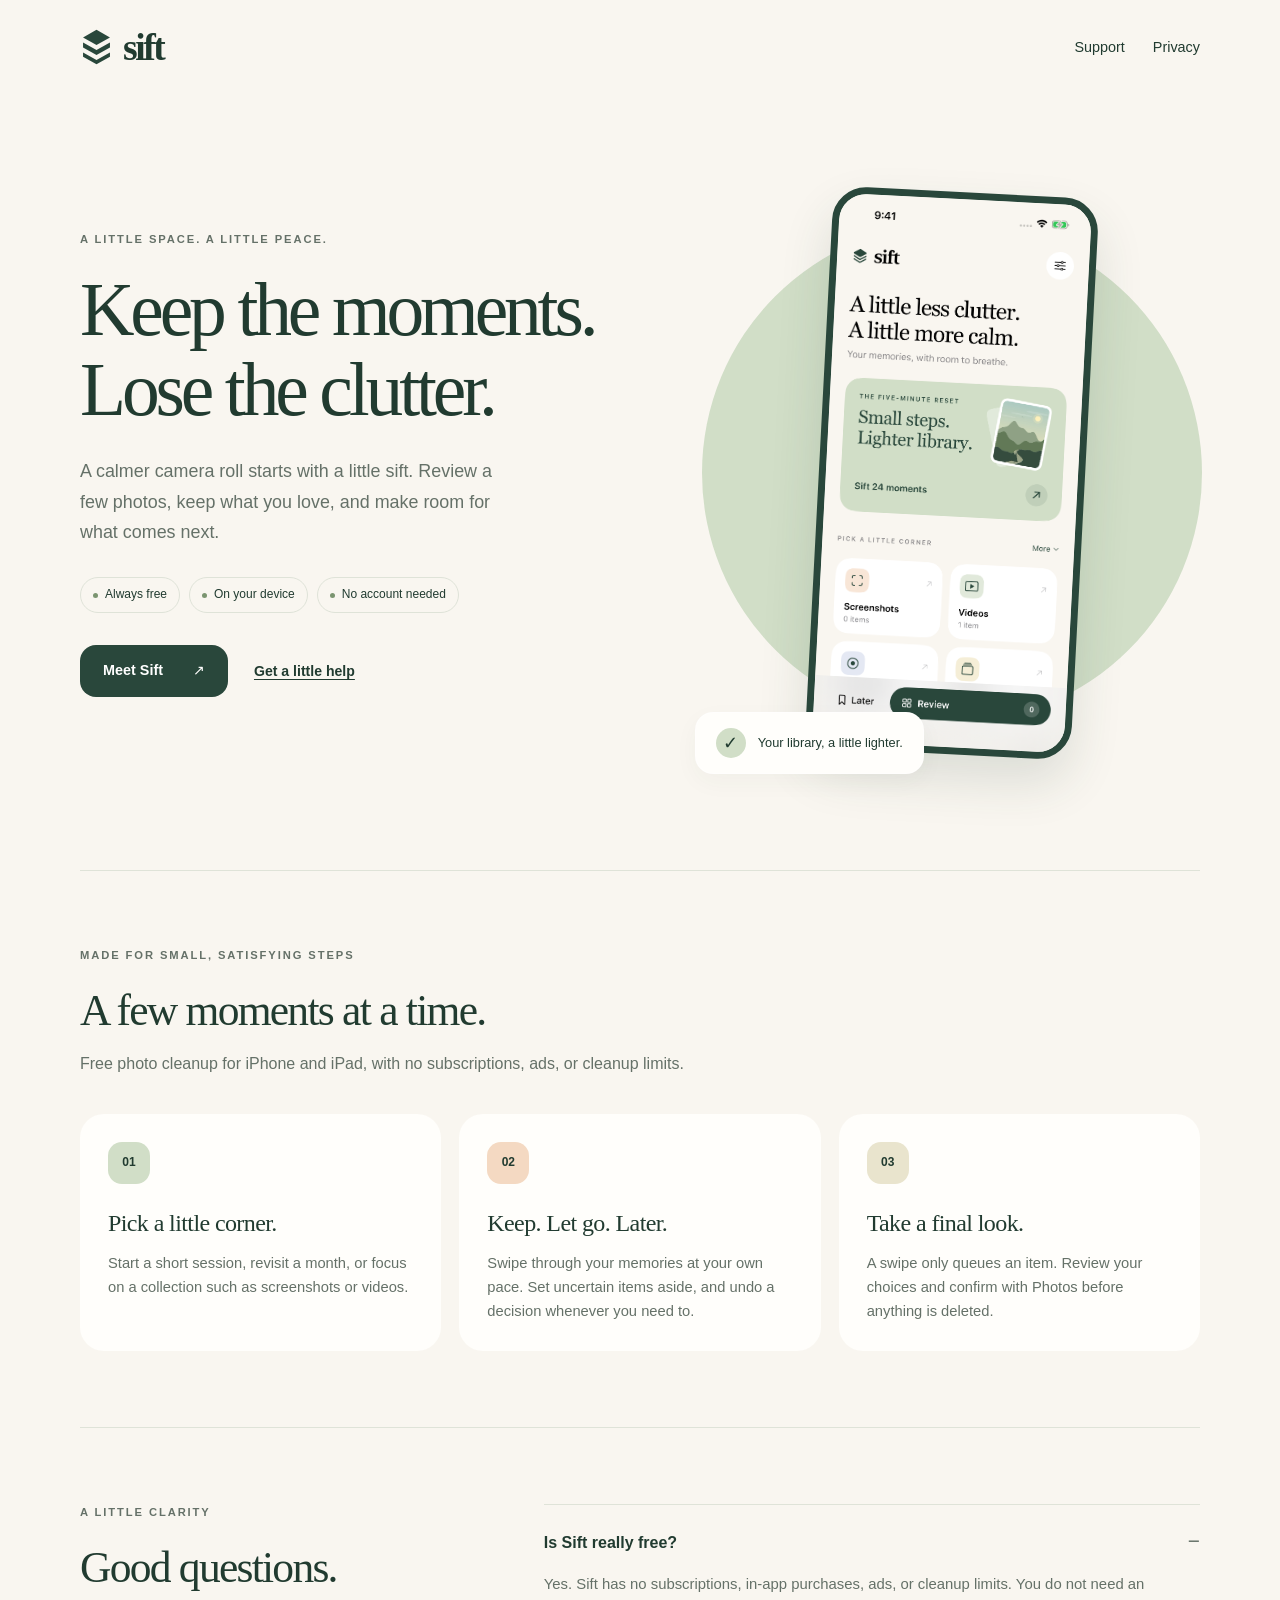
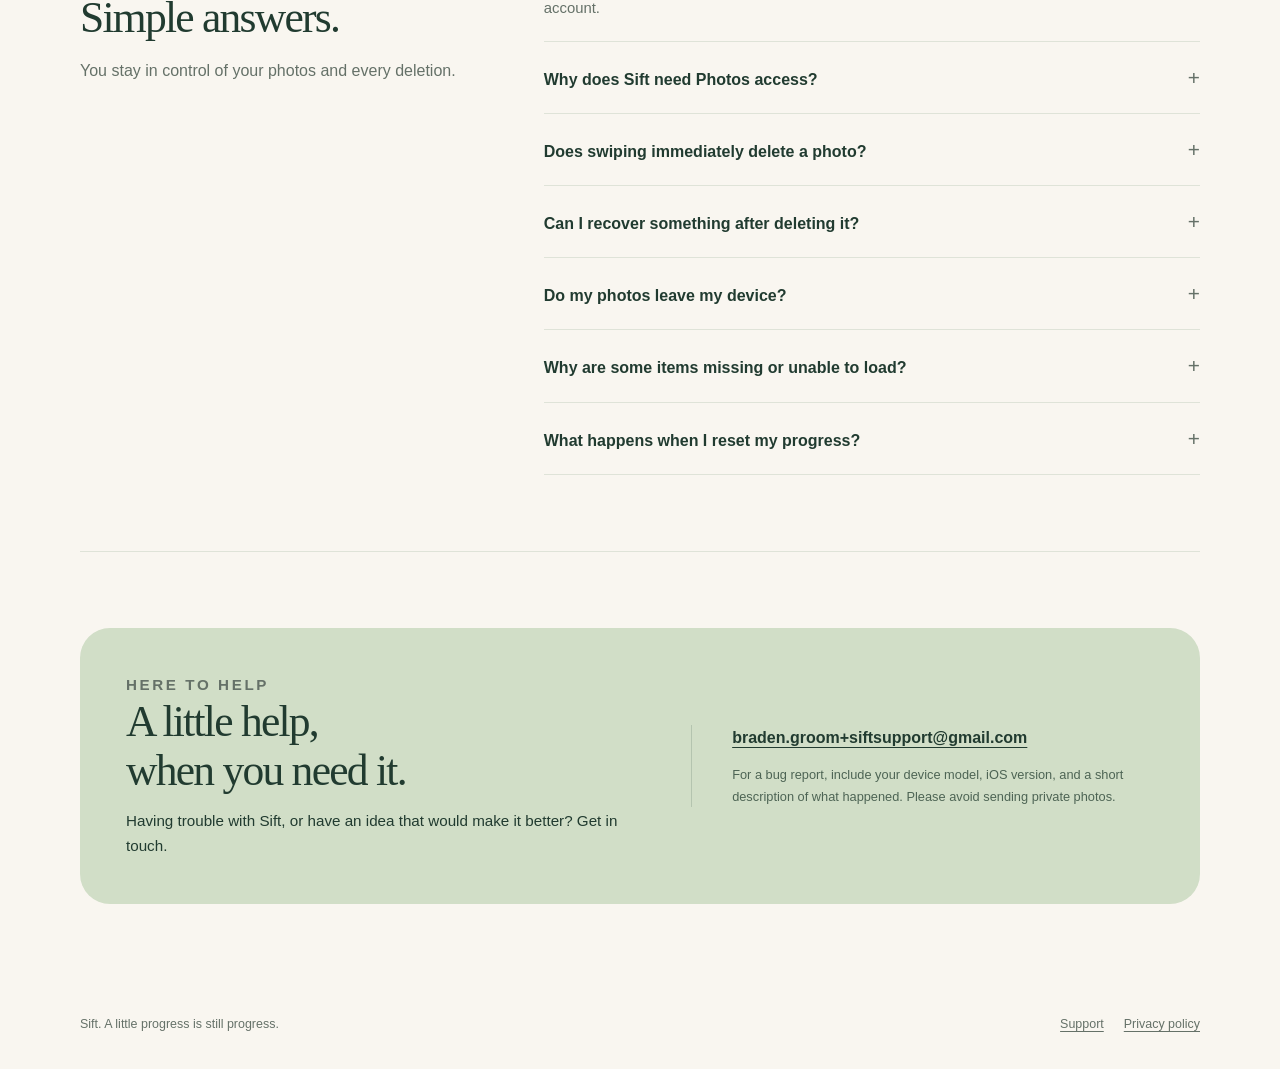
<file: sift/index.html>
<!doctype html>
<html lang="en">
<head>
  <meta charset="utf-8">
  <meta name="viewport" content="width=device-width, initial-scale=1">
  <meta name="theme-color" content="#f9f6f0">
  <meta name="description" content="Sift is a free, private photo cleanup app for iPhone and iPad. Keep your favorite moments, review every deletion, and find help when you need it.">
  <title>Sift — A little less clutter. A little more calm.</title>
  <link rel="canonical" href="https://bradengroom.github.io/sift/">
  <link rel="icon" href="/sift/assets/favicon.svg" type="image/svg+xml">
  <link rel="stylesheet" href="/sift/styles.css">
</head>
<body>
  <a class="skip-link" href="#main">Skip to content</a>
  <header class="site-header wrap">
    <a class="brand" href="/sift/" aria-label="Sift home"><svg viewBox="0 0 36 44" aria-hidden="true"><path fill="currentColor" d="M18 1 34 10 18 19 2 10Zm-16 15 16 9 16-9v6l-16 9-16-9Zm0 12 16 9 16-9v5l-16 9-16-9Z"/></svg>sift</a>
    <nav aria-label="Main navigation"><a href="#support">Support</a><a href="/sift/privacy/">Privacy</a></nav>
  </header>
  <main id="main" class="wrap">
    <section class="hero" aria-labelledby="hero-title">
      <div class="hero-copy">
        <p class="eyebrow">A little space. A little peace.</p>
        <h1 id="hero-title">Keep the moments.<br>Lose the clutter.</h1>
        <p class="hero-lede">A calmer camera roll starts with a little sift. Review a few photos, keep what you love, and make room for what comes next.</p>
        <div class="pills" aria-label="App benefits"><span class="pill">Always free</span><span class="pill">On your device</span><span class="pill">No account needed</span></div>
        <div class="actions"><a class="button" href="#how-it-works">Meet Sift <span aria-hidden="true">↗</span></a><a class="text-link" href="#support">Get a little help</a></div>
      </div>
      <div class="hero-art">
        <div class="phone"><img src="/sift/assets/home.png" width="1206" height="2622" alt="Sift on iPhone, showing a short cleanup session, media collections, and the Review button."></div>
        <div class="photo-caption"><span aria-hidden="true">✓</span>Your library, a little lighter.</div>
      </div>
    </section>
    <section id="how-it-works" class="section" aria-labelledby="how-title">
      <div class="section-heading"><p class="eyebrow">Made for small, satisfying steps</p><h2 id="how-title">A few moments at a time.</h2><p>Free photo cleanup for iPhone and iPad, with no subscriptions, ads, or cleanup limits.</p></div>
      <div class="steps">
        <article class="step"><span class="step-number" aria-hidden="true">01</span><h3>Pick a little corner.</h3><p>Start a short session, revisit a month, or focus on a collection such as screenshots or videos.</p></article>
        <article class="step"><span class="step-number" aria-hidden="true">02</span><h3>Keep. Let go. Later.</h3><p>Swipe through your memories at your own pace. Set uncertain items aside, and undo a decision whenever you need to.</p></article>
        <article class="step"><span class="step-number" aria-hidden="true">03</span><h3>Take a final look.</h3><p>A swipe only queues an item. Review your choices and confirm with Photos before anything is deleted.</p></article>
      </div>
    </section>
    <section id="questions" class="section faq-layout" aria-labelledby="faq-title">
      <div class="section-heading"><p class="eyebrow">A little clarity</p><h2 id="faq-title">Good questions.<br>Simple answers.</h2><p>You stay in control of your photos and every deletion.</p></div>
      <div class="faq-list">
        <details open><summary>Is Sift really free?</summary><p>Yes. Sift has no subscriptions, in-app purchases, ads, or cleanup limits. You do not need an account.</p></details>
        <details><summary>Why does Sift need Photos access?</summary><p>Sift needs permission to show the photos and videos you want to review. You can grant access to selected items or your whole library. To change that choice later, open Settings → Apps → Sift → Photos. With limited access, Sift shows only the items you selected.</p></details>
        <details><summary>Does swiping immediately delete a photo?</summary><p>No. Let go adds an item to your review queue. It stays in your library until you open Review, confirm the selection, and approve the system Photos request. You can undo staged decisions or keep an item from the review screen.</p></details>
        <details><summary>Can I recover something after deleting it?</summary><p>Recovery happens in the Photos app, in Recently Deleted. Apple normally keeps deleted items there for 30 days. If iCloud Photos is enabled, confirmed deletions also apply to your other synced devices. In-app undo applies before deletion.</p></details>
        <details><summary>Do my photos leave my device?</summary><p>Sift does not upload your photos or your review decisions to an app-operated server. Your sorting progress stays in the app's local storage. Opening an iCloud-only item may cause Apple's Photos framework to download it through your iCloud account. Read the <a href="/sift/privacy/">privacy policy</a> for the full details.</p></details>
        <details><summary>Why are some items missing or unable to load?</summary><p>Check your Photos permission first. Limited access shows only selected items, and Favorites are protected by default. You can choose whether to include Favorites in Sift's settings. Media stored only in iCloud may need an internet connection before its full preview can load.</p></details>
        <details><summary>What happens when I reset my progress?</summary><p>Resetting progress clears saved sorting decisions. It retains the recorded deletion total and the identifiers used to avoid counting the same deletion twice. Resetting progress does not restore photos that have already been deleted.</p></details>
      </div>
    </section>
    <section id="support" class="section" aria-labelledby="support-title">
      <div class="support-panel">
        <div><p class="eyebrow">Here to help</p><h2 id="support-title">A little help,<br>when you need it.</h2><p>Having trouble with Sift, or have an idea that would make it better? Get in touch.</p></div>
        <div class="support-contact">
          <a href="mailto:braden.groom+siftsupport@gmail.com">braden.groom+siftsupport@gmail.com</a>
          <p>For a bug report, include your device model, iOS version, and a short description of what happened. Please avoid sending private photos.</p>
        </div>
      </div>
    </section>
  </main>
  <footer class="site-footer wrap"><p>Sift. A little progress is still progress.</p><div><a href="#support">Support</a><a href="/sift/privacy/">Privacy policy</a></div></footer>
</body>
</html>
</file>
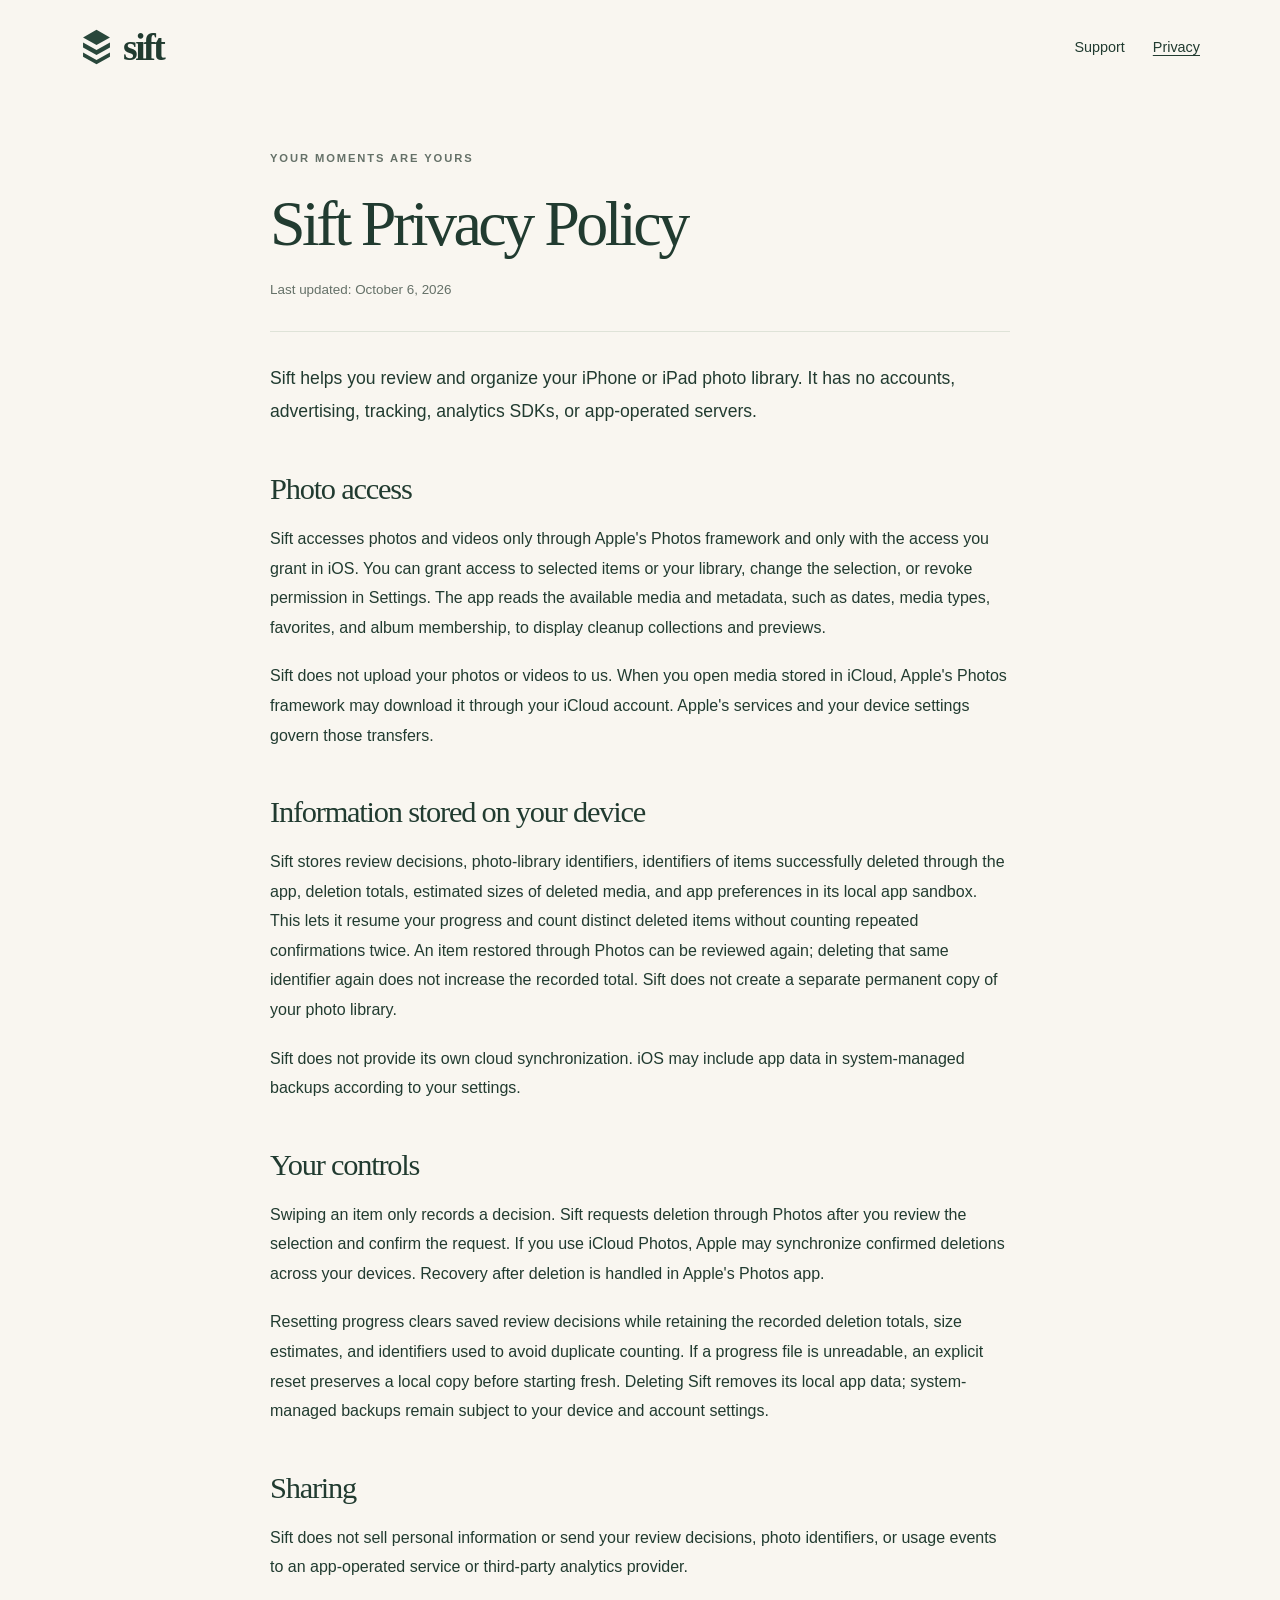
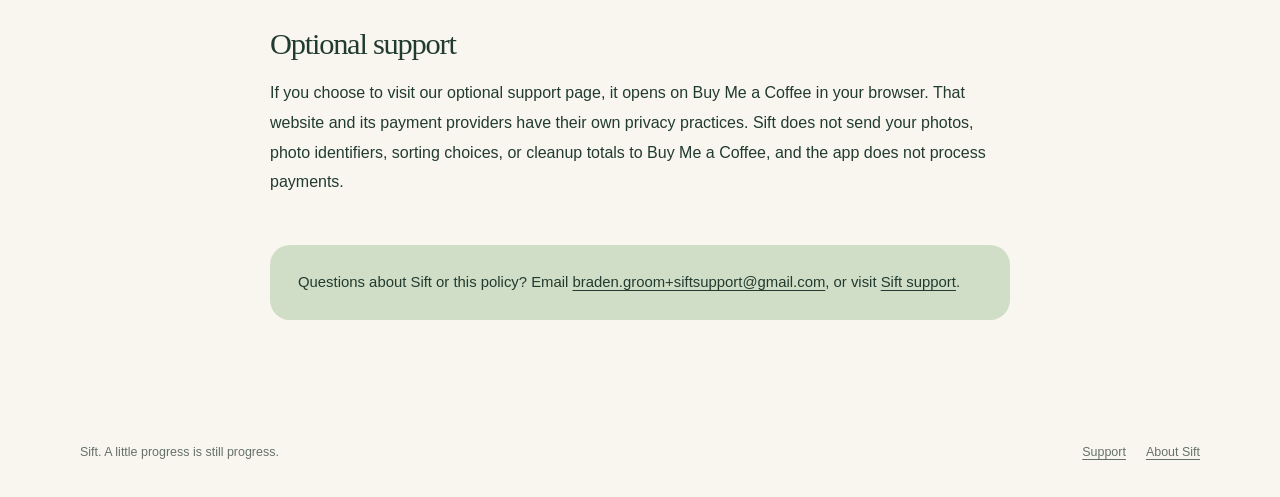
<file: sift/privacy/index.html>
<!doctype html>
<html lang="en">
<head>
  <meta charset="utf-8">
  <meta name="viewport" content="width=device-width, initial-scale=1">
  <meta name="theme-color" content="#f9f6f0">
  <meta name="description" content="How Sift handles Photos permission, local sorting progress, deletion, and privacy. No accounts, advertising, tracking, analytics, or app-operated servers.">
  <title>Sift Privacy Policy</title>
  <link rel="canonical" href="https://bradengroom.github.io/sift/privacy/">
  <link rel="icon" href="/sift/assets/favicon.svg" type="image/svg+xml">
  <link rel="stylesheet" href="/sift/styles.css">
</head>
<body>
  <a class="skip-link" href="#main">Skip to content</a>
  <header class="site-header wrap">
    <a class="brand" href="/sift/" aria-label="Sift home"><svg viewBox="0 0 36 44" aria-hidden="true"><path fill="currentColor" d="M18 1 34 10 18 19 2 10Zm-16 15 16 9 16-9v6l-16 9-16-9Zm0 12 16 9 16-9v5l-16 9-16-9Z"/></svg>sift</a>
    <nav aria-label="Main navigation"><a href="/sift/#support">Support</a><a href="/sift/privacy/" aria-current="page">Privacy</a></nav>
  </header>
  <main id="main" class="wrap">
    <article class="policy">
      <p class="eyebrow">Your moments are yours</p>
      <h1>Sift Privacy Policy</h1>
      <p class="updated">Last updated: October 6, 2026</p>
      <p class="intro">Sift helps you review and organize your iPhone or iPad photo library. It has no accounts, advertising, tracking, analytics SDKs, or app-operated servers.</p>
      <h2>Photo access</h2>
      <p>Sift accesses photos and videos only through Apple's Photos framework and only with the access you grant in iOS. You can grant access to selected items or your library, change the selection, or revoke permission in Settings. The app reads the available media and metadata, such as dates, media types, favorites, and album membership, to display cleanup collections and previews.</p>
      <p>Sift does not upload your photos or videos to us. When you open media stored in iCloud, Apple's Photos framework may download it through your iCloud account. Apple's services and your device settings govern those transfers.</p>
      <h2>Information stored on your device</h2>
      <p>Sift stores review decisions, photo-library identifiers, identifiers of items successfully deleted through the app, deletion totals, estimated sizes of deleted media, and app preferences in its local app sandbox. This lets it resume your progress and count distinct deleted items without counting repeated confirmations twice. An item restored through Photos can be reviewed again; deleting that same identifier again does not increase the recorded total. Sift does not create a separate permanent copy of your photo library.</p>
      <p>Sift does not provide its own cloud synchronization. iOS may include app data in system-managed backups according to your settings.</p>
      <h2>Your controls</h2>
      <p>Swiping an item only records a decision. Sift requests deletion through Photos after you review the selection and confirm the request. If you use iCloud Photos, Apple may synchronize confirmed deletions across your devices. Recovery after deletion is handled in Apple's Photos app.</p>
      <p>Resetting progress clears saved review decisions while retaining the recorded deletion totals, size estimates, and identifiers used to avoid duplicate counting. If a progress file is unreadable, an explicit reset preserves a local copy before starting fresh. Deleting Sift removes its local app data; system-managed backups remain subject to your device and account settings.</p>
      <h2>Sharing</h2>
      <p>Sift does not sell personal information or send your review decisions, photo identifiers, or usage events to an app-operated service or third-party analytics provider.</p>
      <h2>Optional support</h2>
      <p>If you choose to visit our optional support page, it opens on Buy Me a Coffee in your browser. That website and its payment providers have their own privacy practices. Sift does not send your photos, photo identifiers, sorting choices, or cleanup totals to Buy Me a Coffee, and the app does not process payments.</p>
      <aside class="policy-help"><p>Questions about Sift or this policy? Email <a href="mailto:braden.groom+siftsupport@gmail.com">braden.groom+siftsupport@gmail.com</a>, or visit <a href="/sift/#support">Sift support</a>.</p></aside>
    </article>
  </main>
  <footer class="site-footer wrap"><p>Sift. A little progress is still progress.</p><div><a href="/sift/#support">Support</a><a href="/sift/">About Sift</a></div></footer>
</body>
</html>
</file>
<file: sift/styles.css>
:root {
  color-scheme: light;
  --paper: #f9f6f0;
  --forest: #29473b;
  --sage: #d1dec7;
  --peach: #f4d9c2;
  --ink: #213b30;
  --muted: #657168;
  --line: #dfe3d8;
  --white: #fffefb;
  font-family: -apple-system, BlinkMacSystemFont, "Segoe UI", sans-serif;
  font-synthesis: none;
  text-rendering: optimizeLegibility;
}
* { box-sizing: border-box; }
html { scroll-behavior: smooth; }
body { margin: 0; background: var(--paper); color: var(--ink); line-height: 1.65; }
a { color: inherit; text-underline-offset: .22em; }
a[href^="mailto:"] { overflow-wrap: anywhere; }
a:hover { text-decoration-thickness: 2px; }
a:focus-visible, summary:focus-visible { outline: 3px solid #6b8460; outline-offset: 5px; }
img { max-width: 100%; height: auto; display: block; }
svg { display: block; }
h1, h2, h3, p { margin-top: 0; }
h1, h2, h3 { font-family: Georgia, "Times New Roman", serif; font-weight: 400; }
h1 { font-size: clamp(3rem, 5.9vw, 5.45rem); line-height: 1.06; letter-spacing: -.055em; margin-bottom: 26px; }
h2 { font-size: clamp(2.05rem, 3.4vw, 3.1rem); line-height: 1.14; letter-spacing: -.04em; }
h3 { font-size: 1.5rem; line-height: 1.25; letter-spacing: -.025em; }
p { margin-bottom: 1.2em; }
.wrap { width: min(1120px, calc(100% - 64px)); margin-inline: auto; }
.skip-link { position: absolute; left: 20px; top: -80px; z-index: 10; background: var(--forest); color: white; padding: 12px 20px; border-radius: 12px; }
.skip-link:focus { top: 16px; }
.site-header { display: flex; align-items: center; justify-content: space-between; gap: 24px; padding-block: 28px; }
.brand { display: inline-flex; align-items: center; gap: 10px; text-decoration: none; font-family: Georgia, "Times New Roman", serif; font-size: 2.35rem; font-weight: 700; letter-spacing: -.065em; line-height: 1; }
.brand svg { width: 33px; height: 37px; color: var(--forest); }
nav { display: flex; align-items: center; gap: 28px; font-size: .9rem; }
nav a { text-decoration: none; padding-block: 8px; }
nav a[aria-current="page"] { text-decoration: underline; }
.eyebrow { font-size: .7rem; font-weight: 700; letter-spacing: .17em; line-height: 1.5; text-transform: uppercase; color: var(--muted); margin-bottom: 22px; }
.hero { display: grid; grid-template-columns: 1.14fr 1fr; align-items: center; gap: 60px; padding-block: 65px 84px; }
.hero-copy { padding-bottom: 18px; }
.hero-lede { max-width: 430px; color: var(--muted); font-size: 1.12rem; line-height: 1.7; margin-bottom: 30px; }
.pills { display: flex; flex-wrap: wrap; gap: 9px; margin-bottom: 32px; }
.pill { display: inline-flex; align-items: center; gap: 7px; border: 1px solid var(--line); border-radius: 999px; padding: 7px 12px; font-size: .75rem; white-space: nowrap; }
.pill::before { content: ""; display: block; width: 5px; height: 5px; border-radius: 50%; background: #7b9570; }
.actions { display: flex; align-items: center; gap: 26px; flex-wrap: wrap; }
.button { display: inline-flex; align-items: center; justify-content: center; min-height: 52px; gap: 30px; padding: 13px 23px; background: var(--forest); color: white; text-decoration: none; border-radius: 16px; font-size: .9rem; font-weight: 600; }
.button:hover { background: #365746; }
.text-link { font-size: .88rem; font-weight: 600; }
.hero-art { min-height: 625px; position: relative; display: grid; place-items: center; isolation: isolate; }
.hero-art::before { content: ""; position: absolute; width: 106%; max-width: 500px; aspect-ratio: 1; border-radius: 50%; background: var(--sage); z-index: -1; }
.phone { width: 266px; border: 7px solid var(--forest); border-radius: 34px; overflow: hidden; box-shadow: 0 24px 50px #29473b24; transform: rotate(3deg); background: var(--paper); }
.photo-caption { position: absolute; bottom: 12px; left: -10px; display: inline-flex; align-items: center; gap: 12px; padding: 15px 20px; border: 1px solid #ffffff8c; border-radius: 18px; background: var(--white); box-shadow: 0 8px 25px #29473b0a; font-size: .8rem; }
.photo-caption span { display: grid; place-items: center; background: var(--sage); width: 30px; height: 30px; border-radius: 50%; font-size: 1.15rem; }
.section { padding-block: 76px; border-top: 1px solid var(--line); }
.section-heading { max-width: 630px; margin-bottom: 36px; }
.section-heading h2 { margin-bottom: 16px; }
.section-heading p:last-child { margin-bottom: 0; color: var(--muted); }
.steps { display: grid; grid-template-columns: repeat(3, 1fr); gap: 18px; }
.step { padding: 28px; border-radius: 24px; background: var(--white); }
.step-number { display: inline-grid; place-items: center; width: 42px; height: 42px; border-radius: 14px; background: var(--sage); font-size: .75rem; font-weight: 600; margin-bottom: 24px; }
.step:nth-child(2) .step-number { background: var(--peach); }
.step:nth-child(3) .step-number { background: #e9e4cd; }
.step h3 { margin-bottom: 13px; }
.step p { font-size: .92rem; color: var(--muted); margin-bottom: 0; }
.faq-layout { display: grid; grid-template-columns: .75fr 1.25fr; gap: 70px; align-items: start; }
.faq-layout .section-heading { position: sticky; top: 30px; }
.faq-list { border-top: 1px solid var(--line); }
details { border-bottom: 1px solid var(--line); padding-block: 20px; }
summary { list-style: none; display: flex; align-items: baseline; justify-content: space-between; gap: 22px; cursor: pointer; font-size: 1rem; font-weight: 600; line-height: 1.5; }
summary::-webkit-details-marker { display: none; }
summary::after { content: "+"; font-size: 1.3rem; font-weight: 400; color: var(--muted); }
details[open] summary::after { content: "−"; }
details p { margin: 15px 34px 0 0; color: var(--muted); font-size: .93rem; }
.support-panel { display: grid; grid-template-columns: 1.1fr 1fr; gap: 56px; padding: 46px; background: var(--sage); border-radius: 30px; align-items: center; }
.support-panel h2 { margin-bottom: 12px; }
.support-panel p { margin-bottom: 0; max-width: 520px; font-size: .95rem; }
.support-contact { border-left: 1px solid #29473b2b; padding-left: 40px; }
.support-contact a { font-weight: 600; overflow-wrap: anywhere; }
.support-contact p { font-size: .8rem; margin-top: 13px; color: #4d6454; }
.site-footer { display: flex; justify-content: space-between; flex-wrap: wrap; gap: 18px; padding-block: 34px; color: var(--muted); font-size: .78rem; }
.site-footer p { margin: 0; }
.site-footer a + a { margin-left: 20px; }
.policy { max-width: 740px; margin: 52px auto 88px; }
.policy h1 { font-size: clamp(2.75rem, 5vw, 4.5rem); margin-bottom: 20px; }
.policy h2 { font-size: 1.9rem; margin: 45px 0 17px; }
.policy .updated { font-size: .84rem; color: var(--muted); padding-bottom: 28px; border-bottom: 1px solid var(--line); margin-bottom: 30px; }
.policy .intro { font-size: 1.1rem; }
.policy p { line-height: 1.85; }
.policy-help { margin-top: 48px; padding: 24px 28px; background: var(--sage); border-radius: 20px; }
.policy-help p { margin: 0; font-size: .93rem; }
@media (max-width: 900px) {
  .hero { gap: 32px; padding-top: 36px; }
  .hero-art { min-height: 575px; }
  .phone { width: 235px; }
  .photo-caption { left: -15px; bottom: 14px; font-size: .74rem; padding: 12px 14px; }
  .faq-layout { gap: 36px; }
  .support-panel { padding: 34px; gap: 30px; }
  .support-contact { padding-left: 28px; }
}
@media (max-width: 680px) {
  .wrap { width: calc(100% - 40px); }
  .site-header { padding-block: 22px; }
  .brand { font-size: 2.1rem; }
  nav { gap: 20px; font-size: .83rem; }
  .hero { grid-template-columns: 1fr; gap: 20px; padding-block: 35px 60px; }
  .hero-copy { padding-bottom: 0; }
  h1 { font-size: clamp(3.15rem, 12vw, 4.5rem); }
  .hero-lede { font-size: 1rem; }
  .hero-art { min-height: 590px; width: min(100%, 400px); margin-inline: auto; }
  .hero-art::before { width: 100%; }
  .phone { width: 240px; }
  .photo-caption { bottom: 7px; left: 5px; }
  .section { padding-block: 52px; }
  .steps, .faq-layout, .support-panel { grid-template-columns: 1fr; }
  .steps { gap: 12px; }
  .step { padding: 25px; }
  .step-number { margin-bottom: 18px; }
  .faq-layout { gap: 4px; }
  .faq-layout .section-heading { position: static; }
  .support-panel { padding: 28px; gap: 25px; border-radius: 24px; }
  .support-contact { padding: 23px 0 0; border-left: none; border-top: 1px solid #29473b2b; }
  .policy { margin-top: 35px; margin-bottom: 50px; }
  .policy h1 { font-size: 2.85rem; }
  .policy h2 { font-size: 1.7rem; }
  .site-footer { gap: 14px; }
}
@media (prefers-reduced-motion: reduce) { html { scroll-behavior: auto; } }
</file>
